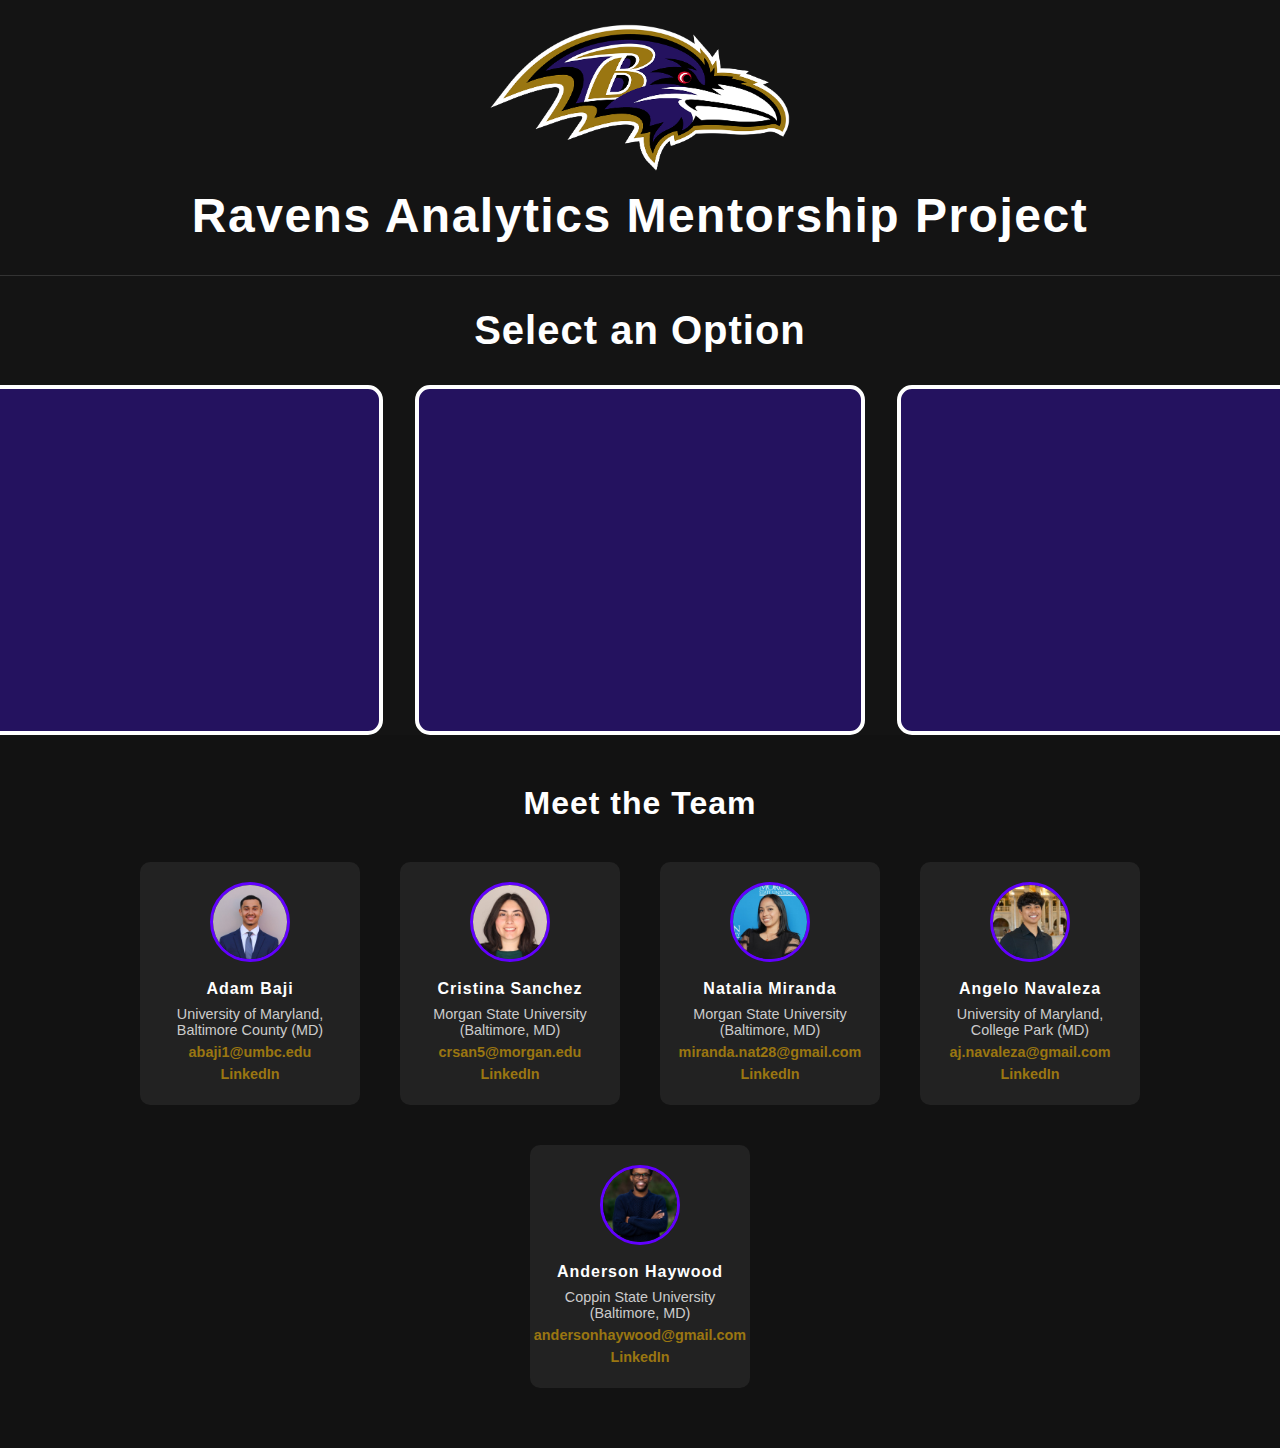
<file: Ravens Project/index.html>
<!DOCTYPE html>
<html lang="en">
<head>
    <meta charset="UTF-8">
    <meta name="viewport" content="width=device-width, initial-scale=1.0">
    <title>Player Information</title>
    <link rel="stylesheet" href="style.css">
</head>
<body>
    <section class="header-section">
        <img src="ravens-logo.png" alt="Ravens Logo" class="main-logo">
        <h2>Ravens Analytics Mentorship Project</h2>                                       
    </section>

    <section class="landing-page">
        <h1>Select an Option</h1>
        <div class="options-container">
            <!-- Option 1: View Player Base Information -->
            <a href="base-information.html" class="option-box">
                <div class="overlay">
                    <img src="logos/background.jpg" alt="Player Base" class="option-image">
                    <h2>View Player Base Information</h2>
                </div>
            </a>
            <!-- Option 2: View Player Statistics -->
            <a href="player-statistics.html" class="option-box">
                <div class="overlay">
                    <img src="logos/background2.jpg" alt="Player Stats" class="option-image">
                    <h2>View Player Statistics</h2>
                </div>
            </a>
            <!-- Option 3: Dive deep into Player Statistics -->
            <a href="dive-deep.html" class="option-box">
                <div class="overlay">
                    <img src="logos/icon2.jpg" alt="Player Stats" class="option-image">
                    <h2>Dive Deeper</h2>
                </div>
            </a>
        </div>
    </section>

    <!-- Team Section -->
<section class="team-section">
    <h2>Meet the Team</h2>
    <div class="team-container">
        <!-- Team Member 1 -->
        <div class="team-member">
            <img src="adam_photo.jpeg" alt="Adam's Photo" class="team-photo">
            <h3>Adam Baji</h3>
            <p>University of Maryland, Baltimore County (MD)</p>
            <p><a href="mailto:abaji1@umbc.edu">abaji1@umbc.edu</a></p>
            <p><a href="https://www.linkedin.com/in/adambaji/" target="_blank">LinkedIn</a></p>
        </div>
        <!-- Team Member 2 -->
        <div class="team-member">
            <img src="cristina_photo.jpeg" alt="Cristina's Photo" class="team-photo">
            <h3>Cristina Sanchez</h3>
            <p>Morgan State University (Baltimore, MD)</p>
            <p><a href="mailto:crsan5@morgan.edu">crsan5@morgan.edu</a></p>
            <p><a href="https://www.linkedin.com/in/cristinasanchez01/" target="_blank">LinkedIn</a></p>
        </div>
        <!-- Team Member 3 -->
        <div class="team-member">
            <img src="natalia_photo.jpeg" alt="Natalia's Photo" class="team-photo">
            <h3>Natalia Miranda</h3>
            <p>Morgan State University (Baltimore, MD)</p>
            <p><a href="mailto:miranda.nat28@gmail.com">miranda.nat28@gmail.com</a></p>
            <p><a href="https://www.linkedin.com/in/nataliamirandav/" target="_blank">LinkedIn</a></p>
        </div>
        <!-- Team Member 4 -->
        <div class="team-member">
            <img src="angelo_photo.jpeg" alt="Angelo's Photo" class="team-photo">
            <h3>Angelo Navaleza</h3>
            <p>University of Maryland, College Park (MD)</p>
            <p><a href="mailto:aj.navaleza@gmail.com">aj.navaleza@gmail.com</a></p>
            <p><a href="https://www.linkedin.com/in/angelo-navaleza/" target="_blank">LinkedIn</a></p>
        </div>
        <!-- Team Member 5 -->
        <div class="team-member">
            <img src="anderson_photo.jpg" alt="Andy's Photo" class="team-photo">
            <h3>Anderson Haywood</h3>
            <p>Coppin State University (Baltimore, MD)</p>
            <p><a href="mailto:andersonhaywood@gmail.com">andersonhaywood@gmail.com</a></p>
            <p><a href="https://www.linkedin.com/in/anderson-haywood-05062120a/" target="_blank">LinkedIn</a></p>
        </div>
    </div>
</section>

</body>
</html>
</file>
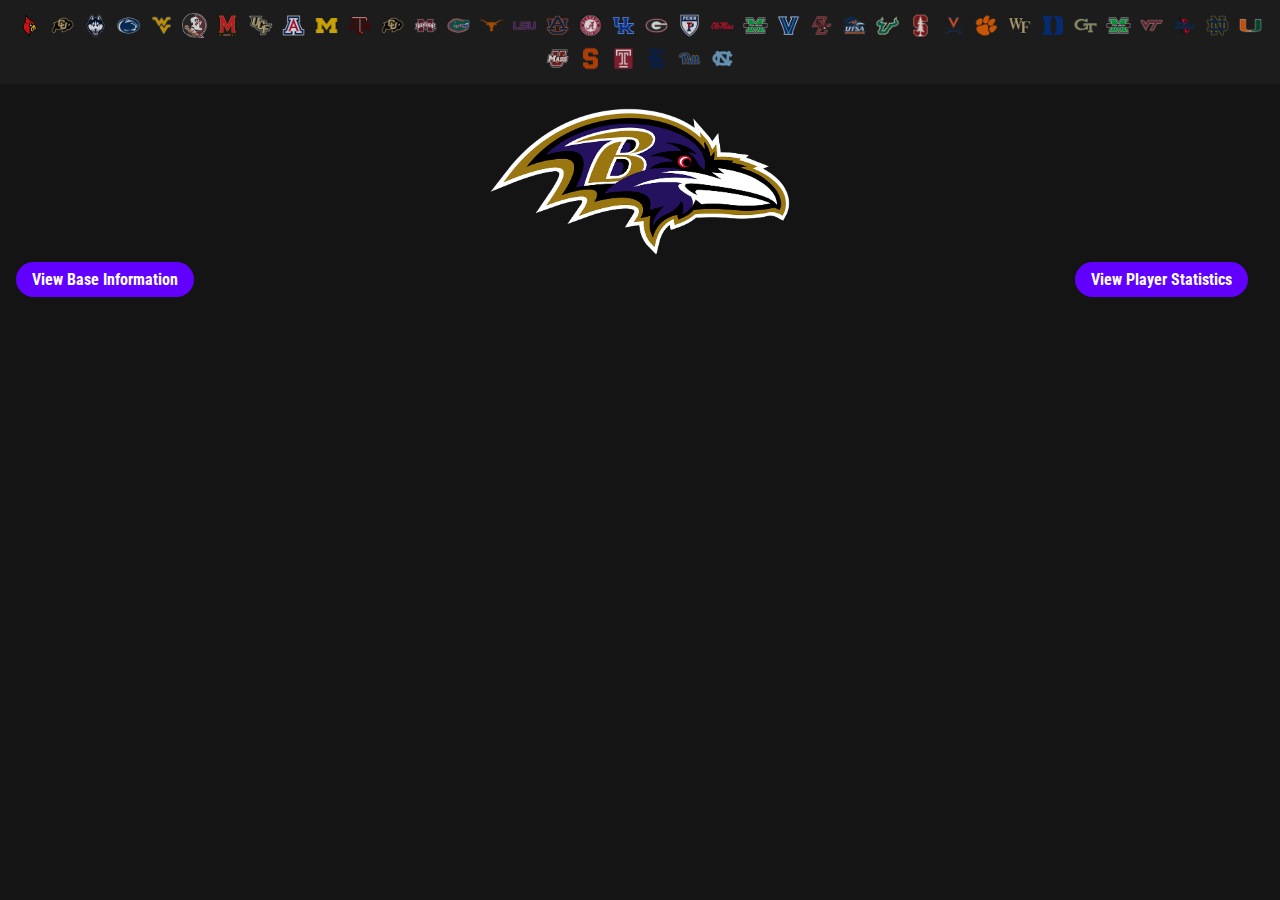
<file: Ravens Project/dive-deep.html>
<!DOCTYPE html>
<html lang="en">
<head>
    <meta charset="UTF-8">
    <meta name="viewport" content="width=device-width, initial-scale=1.0">
    <title>Player Statistics</title>
    <link rel="stylesheet" href="style.css">
    <link href="https://fonts.googleapis.com/css2?family=Oswald:wght@400;500;700&family=Roboto+Condensed:wght@400;700&display=swap" rel="stylesheet">

</head>
<body>

    <header class="navbar">
        <div class="logo-bar">
            <img src="logos/cardinals.png" alt="Team 1 Logo" class="team-logo">
            <img src="logos/buffalos.png" alt="Team 2 Logo" class="team-logo">
            <img src="logos/huskies.png" alt="Team 3 Logo" class="team-logo">
            <img src="logos/lions.png" alt="Team 3 Logo" class="team-logo">
            <img src="logos/mountaineers.png" alt="Team 3 Logo" class="team-logo">
            <img src="logos/seminoles.webp" alt="Team 3 Logo" class="team-logo">
            <img src="logos/terrapins.png" alt="Team 3 Logo" class="team-logo">
            <img src="logos/ucf.png" alt="Team 3 Logo" class="team-logo">
            <img src="logos/wildcats.png" alt="Team 3 Logo" class="team-logo">
            <img src="logos/wolverines.png" alt="Team 3 Logo" class="team-logo">
            <img src="logos/am.png" alt="Team 3 Logo" class="team-logo">
            <img src="logos/buffalos.png" alt="Team 3 Logo" class="team-logo">
            <img src="logos/bulldogs2.png" alt="Team 3 Logo" class="team-logo">
            <img src="logos/gators.png" alt="Team 3 Logo" class="team-logo">
            <img src="logos/longhorns.png" alt="Team 3 Logo" class="team-logo">
            <img src="logos/lsu.png" alt="Team 3 Logo" class="team-logo">
            <img src="logos/tigers.png" alt="Team 3 Logo" class="team-logo">
            <img src="logos/tide.png" alt="Team 3 Logo" class="team-logo">
            <img src="logos/wildcats2.png" alt="Team 3 Logo" class="team-logo">
            <img src="logos/bulldogs.png" alt="Team 3 Logo" class="team-logo">
            <img src="logos/quakers.png" alt="Team 3 Logo" class="team-logo">
            <img src="logos/rebels.png" alt="Team 3 Logo" class="team-logo">
            <img src="logos/herd.png" alt="Team 3 Logo" class="team-logo">
            <img src="logos/villanova.png" alt="Team 3 Logo" class="team-logo">
            <img src="logos/boston college.png" alt="Team 3 Logo" class="team-logo">
            <img src="logos/roadrunners.png" alt="Team 3 Logo" class="team-logo">
            <img src="logos/bulls.png" alt="Team 3 Logo" class="team-logo">
            <img src="logos/cardinal.png" alt="Team 3 Logo" class="team-logo">
            <img src="logos/cavaliers.png" alt="Team 3 Logo" class="team-logo">
            <img src="logos/clemson.png" alt="Team 3 Logo" class="team-logo">
            <img src="logos/deacons.png" alt="Team 3 Logo" class="team-logo">
            <img src="logos/duke.png" alt="Team 3 Logo" class="team-logo">
            <img src="logos/gtech.png" alt="Team 3 Logo" class="team-logo">
            <img src="logos/herd.png" alt="Team 3 Logo" class="team-logo">
            <img src="logos/hokies.png" alt="Team 3 Logo" class="team-logo">
            <img src="logos/hurricane.png" alt="Team 3 Logo" class="team-logo">
            <img src="logos/irish.png" alt="Team 3 Logo" class="team-logo">
            <img src="logos/miami.png" alt="Team 3 Logo" class="team-logo">
            <img src="logos/minutemen.png" alt="Team 3 Logo" class="team-logo">
            <img src="logos/orange.png" alt="Team 3 Logo" class="team-logo">
            <img src="logos/owls.png" alt="Team 3 Logo" class="team-logo">
            <img src="logos/owls2.png" alt="Team 3 Logo" class="team-logo">
            <img src="logos/panthers.png" alt="Team 3 Logo" class="team-logo">
            <img src="logos/tarheels.png" alt="Team 3 Logo" class="team-logo">
        </div>

    </header>    


    <!-- Main Content -->
    <main>
        <section class="dive-deep-header-section">
            <a href="index.html">
                <img src="ravens-logo.png" alt="Ravens Logo" class="main-logo">
            </a>         
            <div class="search-filter">
                <a href="base-information.html" class="nav-button2">View Base Information</a>
                <!-- Navigation Button to switch pages -->
                <a href="player-statistics.html" class="nav-button">View Player Statistics</a>
            </div>
            <section class="bi-embed">
                <iframe title="Ravens STATS_Project BI" width="600" height="73.5" src="https://app.powerbigov.us/view?r=eyJrIjoiNGI5NTBiMTktOTgzMi00MjI1LTgzMGQtYjRhMjJjOThjNTY5IiwidCI6IjMxMmNiMTI2LWM2YWUtNGZjMi04MDBkLTMxOGU2NzljZTZjNyJ9" frameborder="0" allowFullScreen="true"></iframe>
            </section>
        </main>                                         
        </section>

    <script src="script.js"></script>
</body>
</html>
</file>
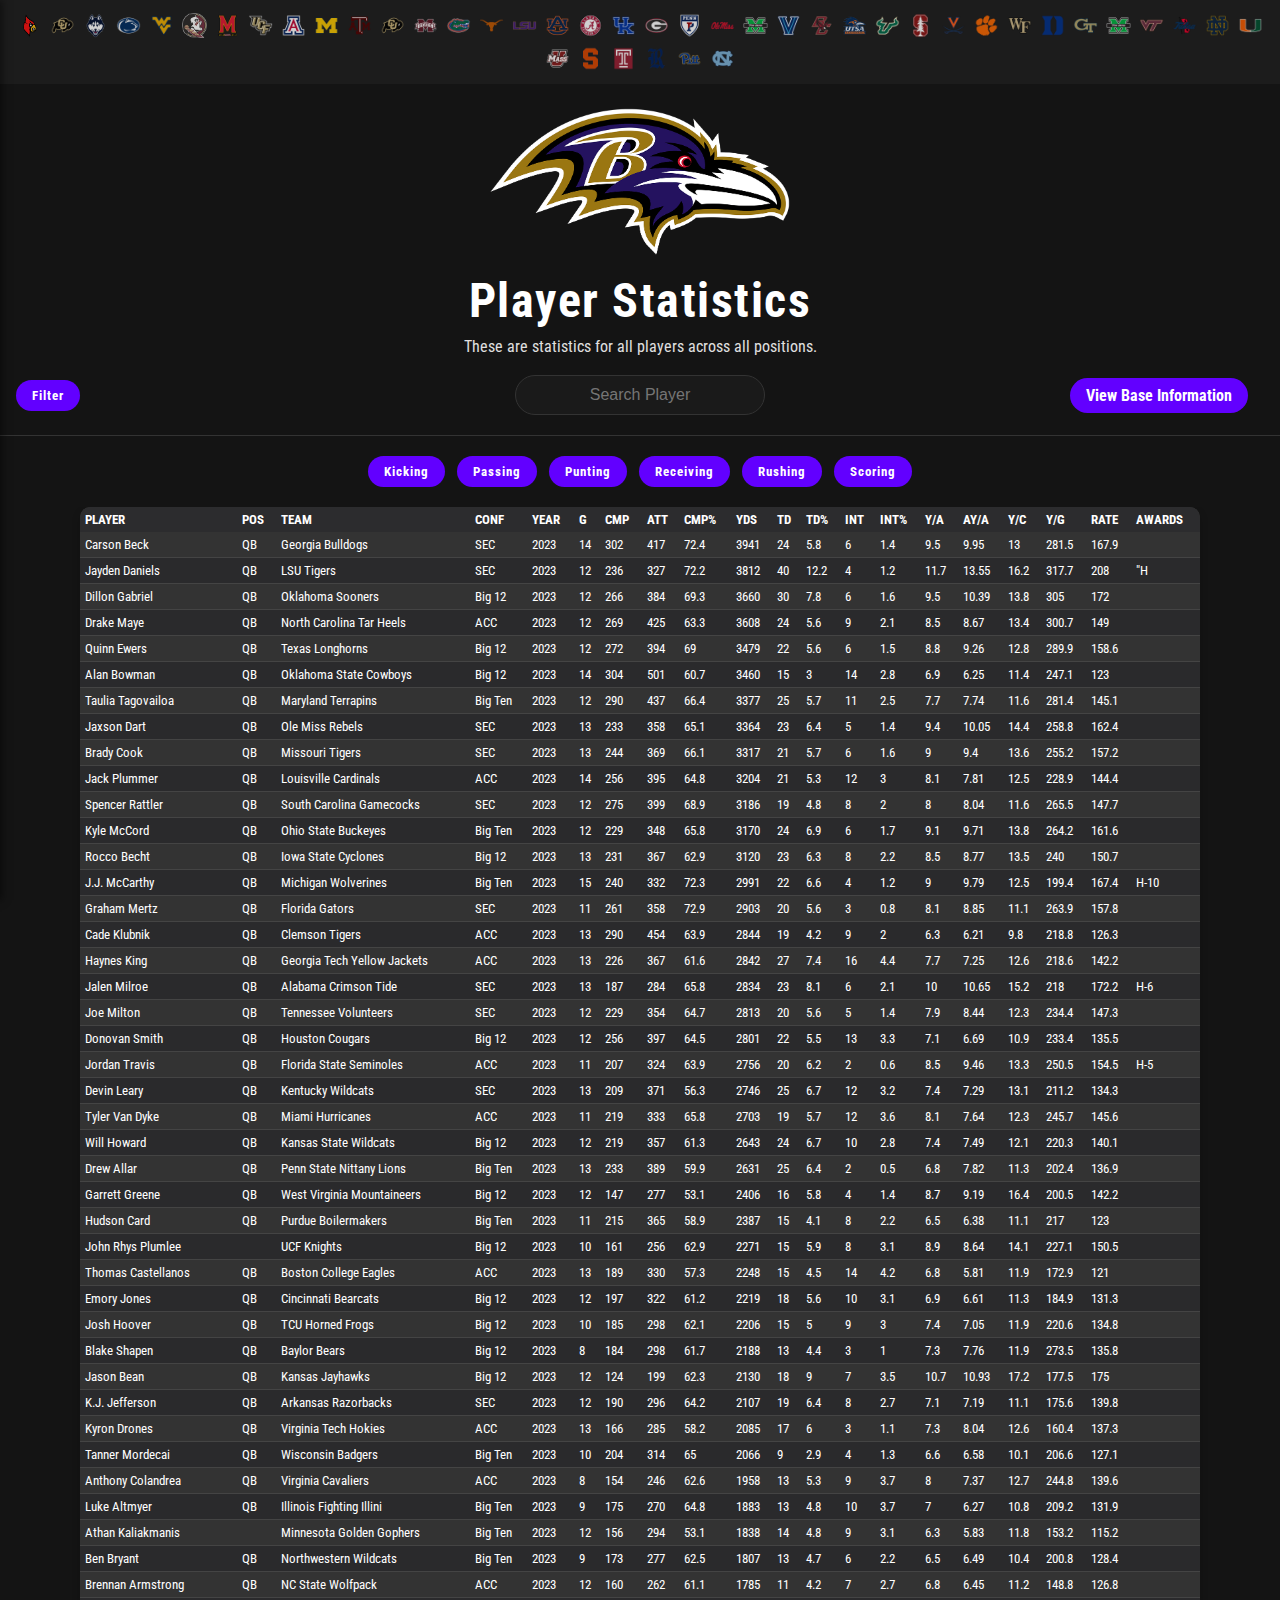
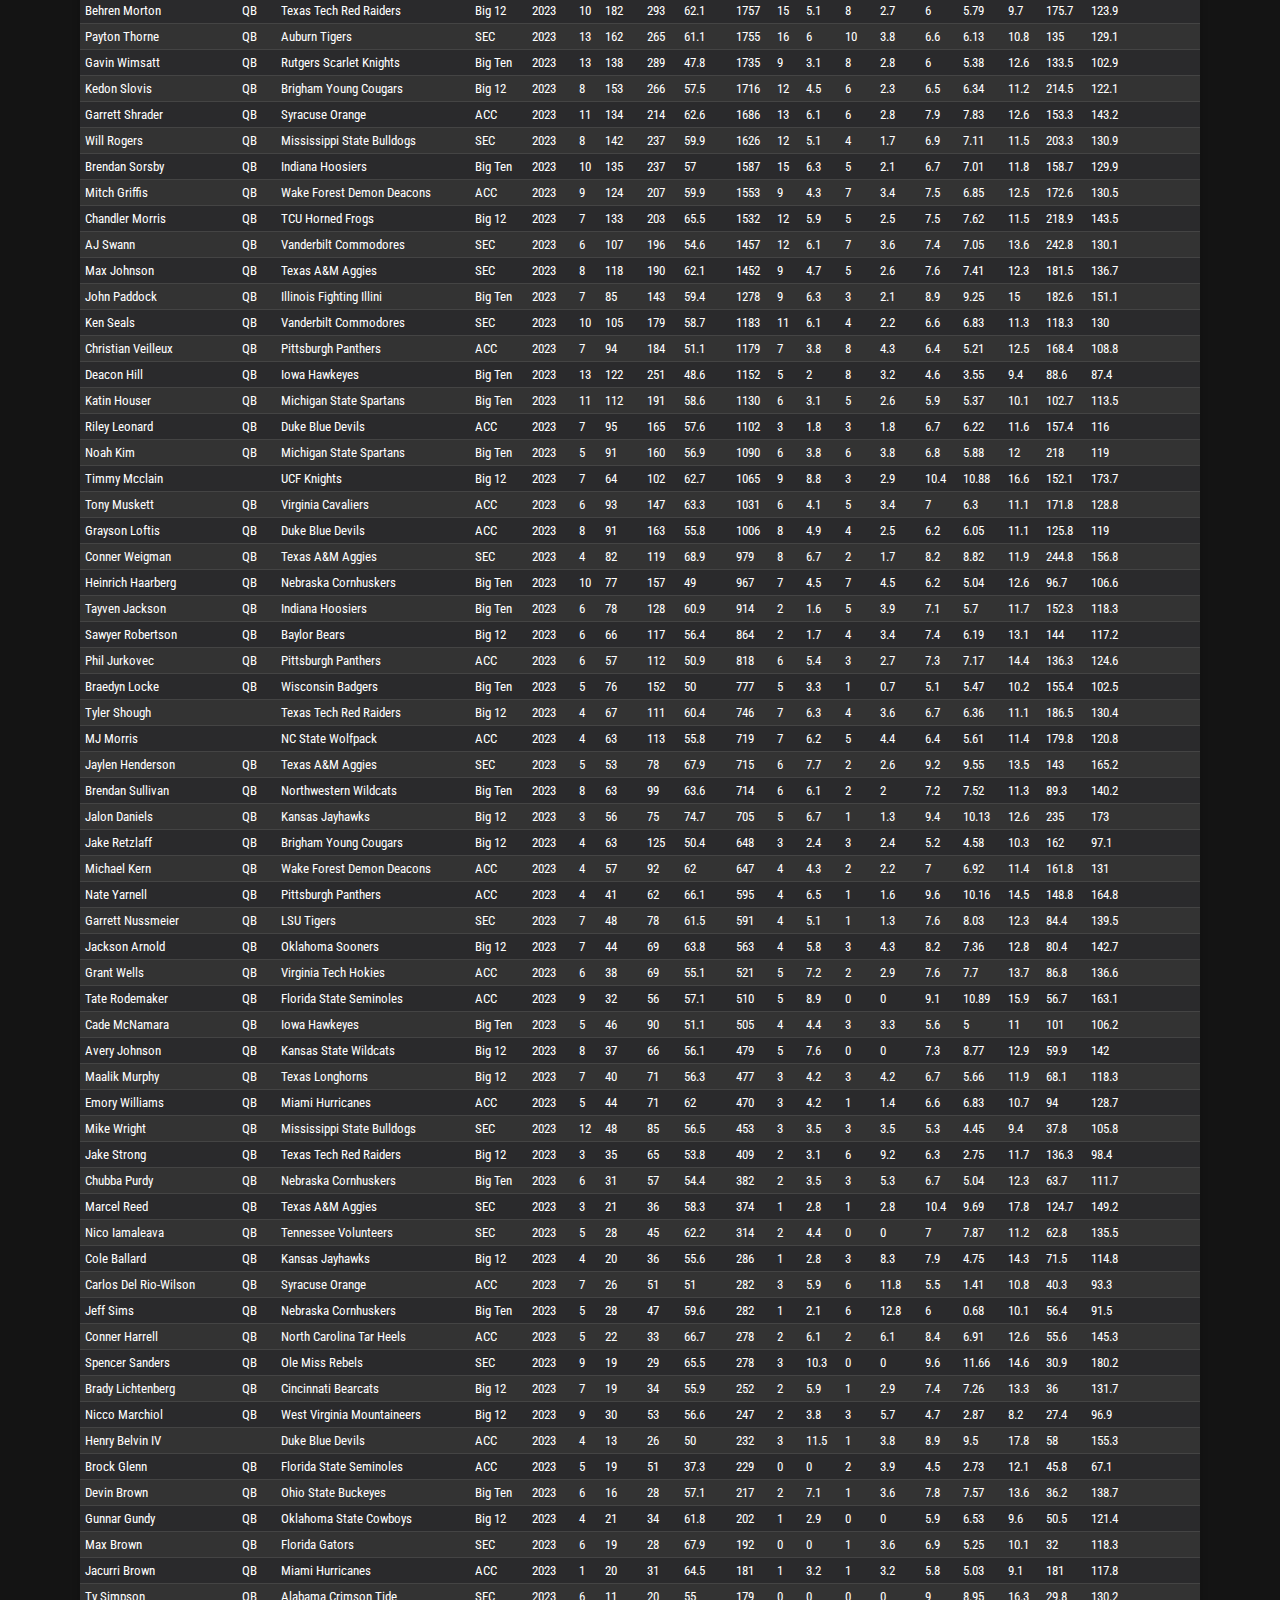
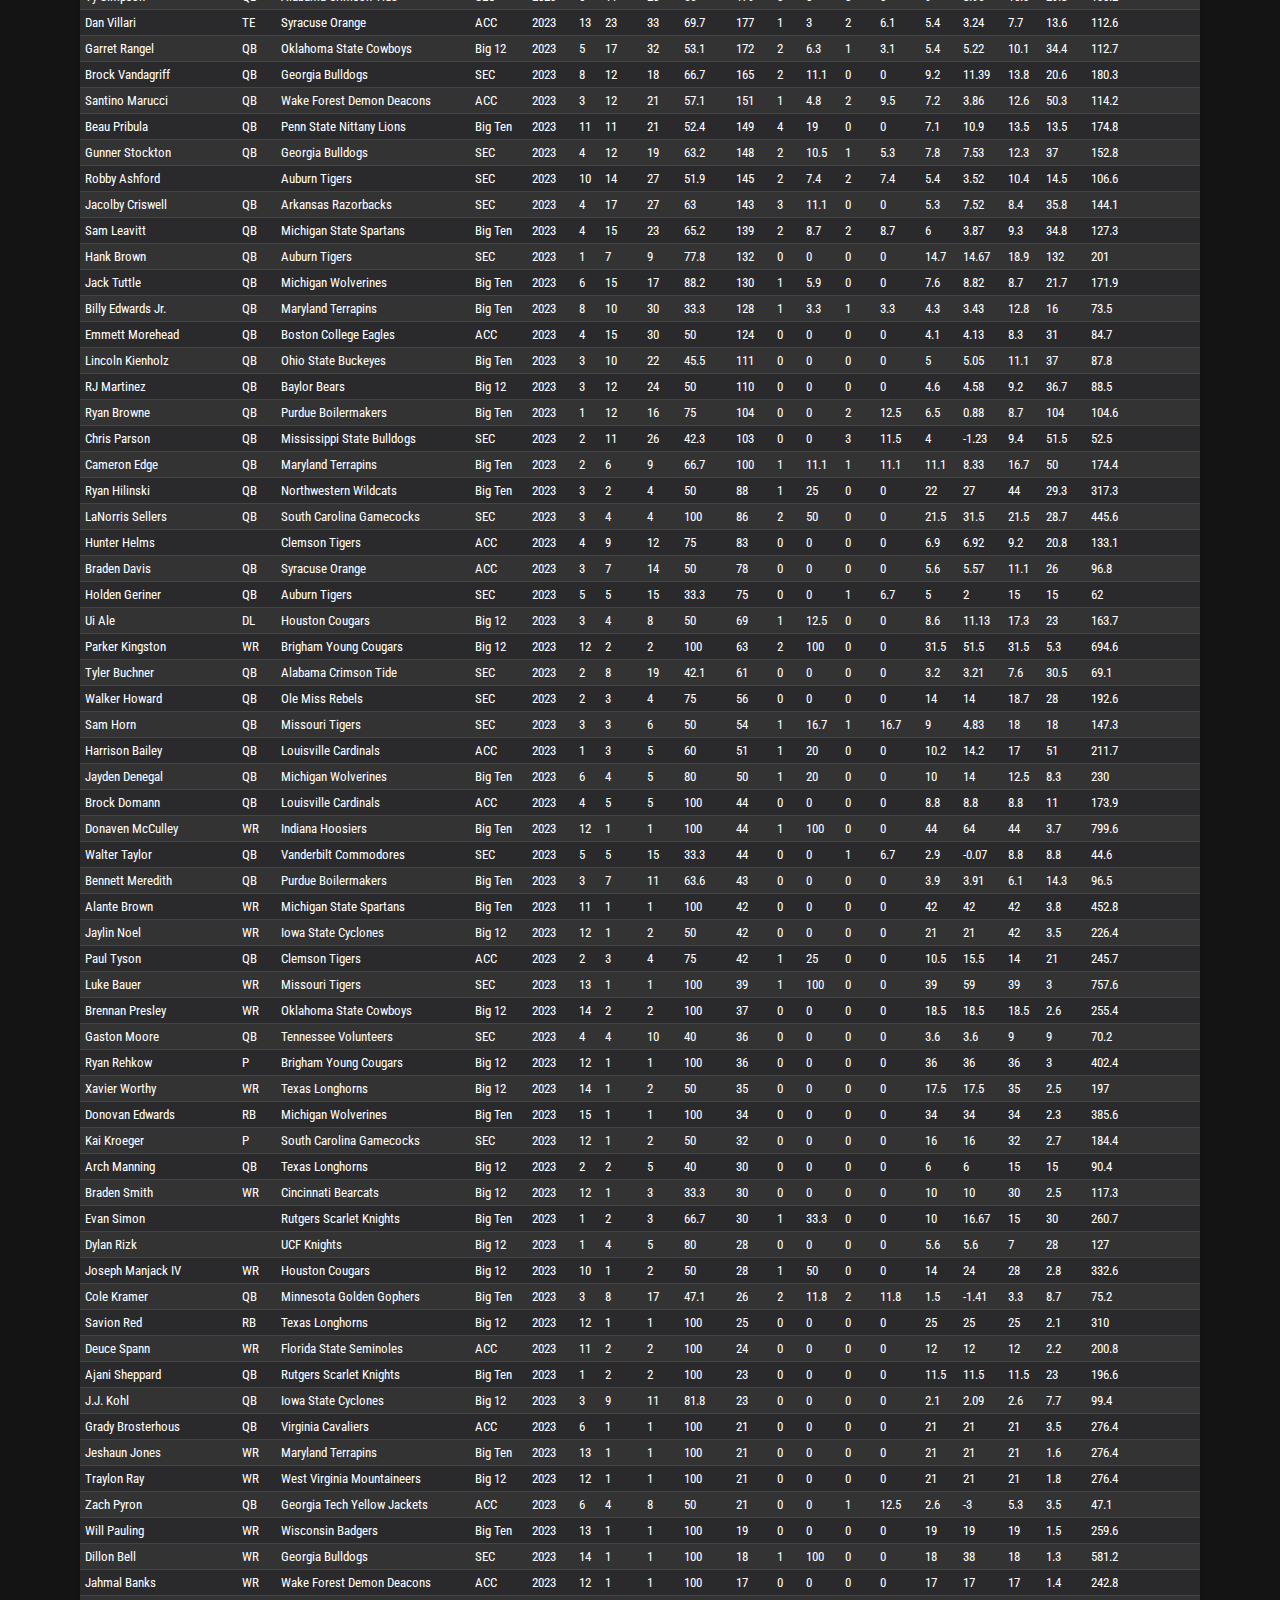
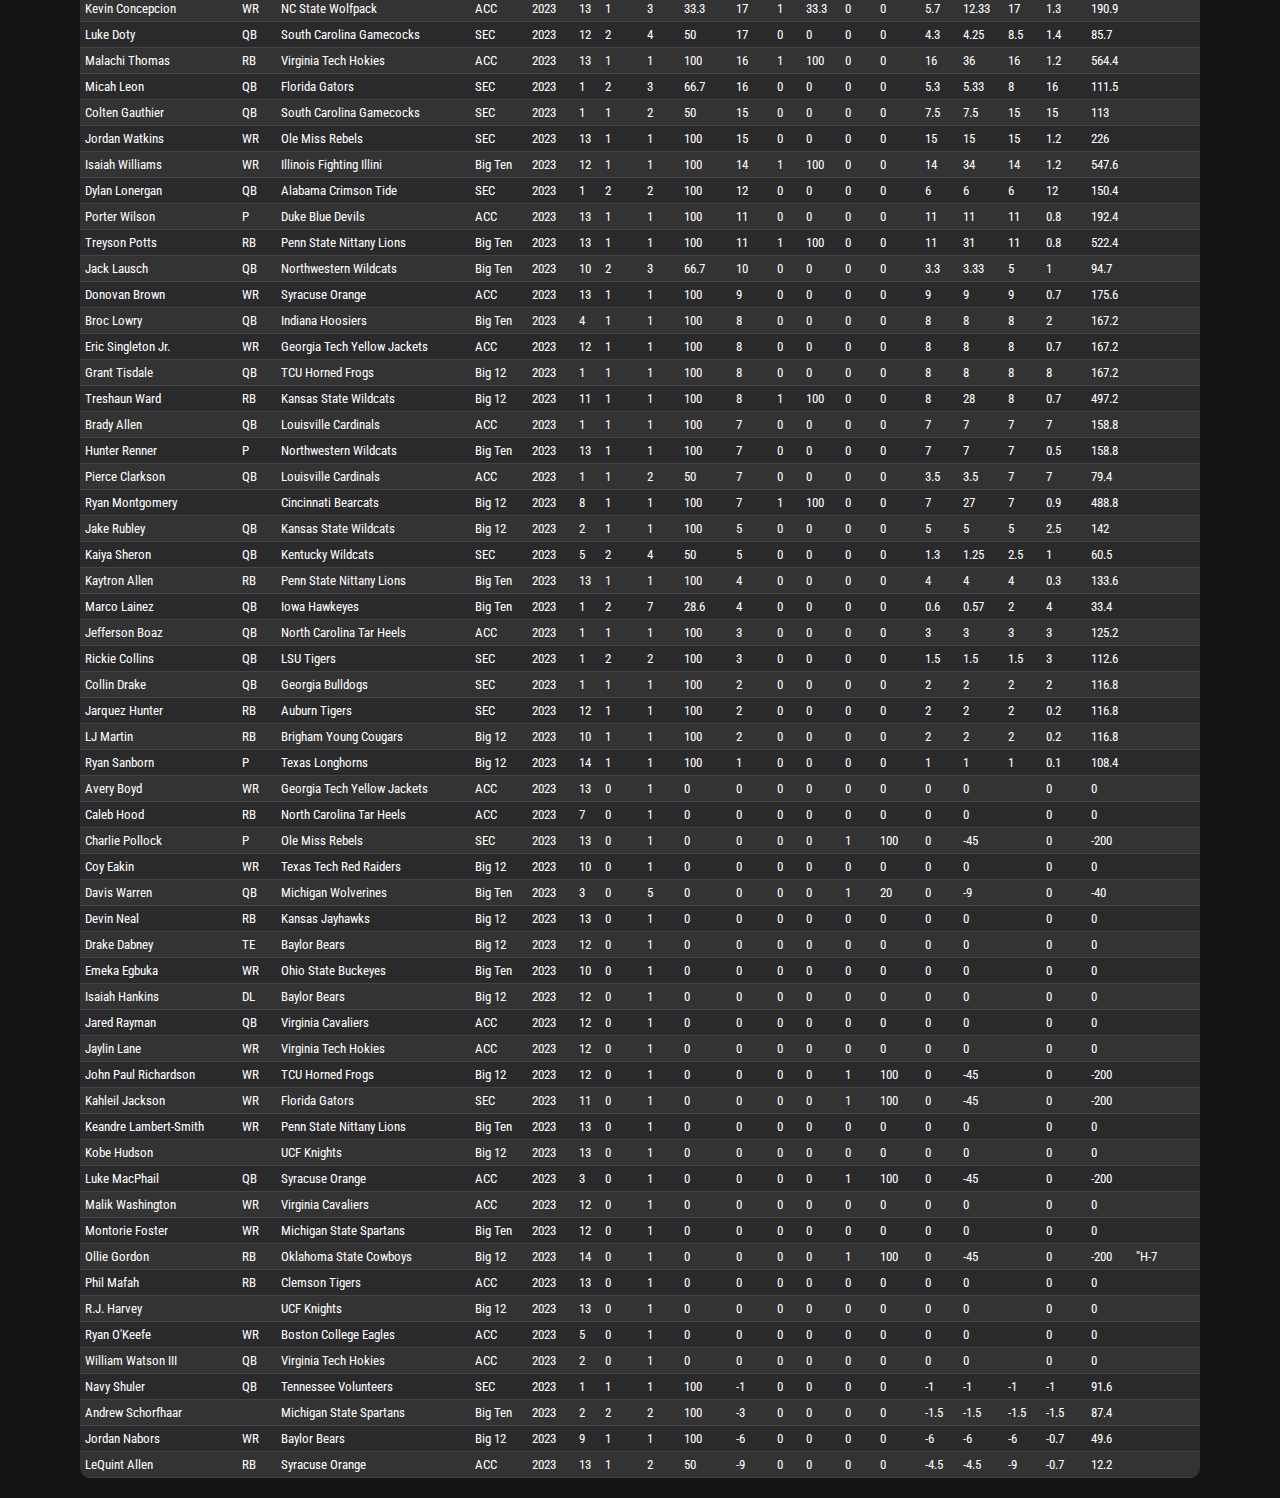
<file: Ravens Project/player-statistics.html>
<!DOCTYPE html>
<html lang="en">
<head>
    <meta charset="UTF-8">
    <meta name="viewport" content="width=device-width, initial-scale=1.0">
    <title>Player Statistics</title>
    <link rel="stylesheet" href="style.css">
    <link href="https://fonts.googleapis.com/css2?family=Oswald:wght@400;500;700&family=Roboto+Condensed:wght@400;700&display=swap" rel="stylesheet">

</head>
<body>

    <header class="navbar">
        <div class="logo-bar">
            <img src="logos/cardinals.png" alt="Team 1 Logo" class="team-logo">
            <img src="logos/buffalos.png" alt="Team 2 Logo" class="team-logo">
            <img src="logos/huskies.png" alt="Team 3 Logo" class="team-logo">
            <img src="logos/lions.png" alt="Team 3 Logo" class="team-logo">
            <img src="logos/mountaineers.png" alt="Team 3 Logo" class="team-logo">
            <img src="logos/seminoles.webp" alt="Team 3 Logo" class="team-logo">
            <img src="logos/terrapins.png" alt="Team 3 Logo" class="team-logo">
            <img src="logos/ucf.png" alt="Team 3 Logo" class="team-logo">
            <img src="logos/wildcats.png" alt="Team 3 Logo" class="team-logo">
            <img src="logos/wolverines.png" alt="Team 3 Logo" class="team-logo">
            <img src="logos/am.png" alt="Team 3 Logo" class="team-logo">
            <img src="logos/buffalos.png" alt="Team 3 Logo" class="team-logo">
            <img src="logos/bulldogs2.png" alt="Team 3 Logo" class="team-logo">
            <img src="logos/gators.png" alt="Team 3 Logo" class="team-logo">
            <img src="logos/longhorns.png" alt="Team 3 Logo" class="team-logo">
            <img src="logos/lsu.png" alt="Team 3 Logo" class="team-logo">
            <img src="logos/tigers.png" alt="Team 3 Logo" class="team-logo">
            <img src="logos/tide.png" alt="Team 3 Logo" class="team-logo">
            <img src="logos/wildcats2.png" alt="Team 3 Logo" class="team-logo">
            <img src="logos/bulldogs.png" alt="Team 3 Logo" class="team-logo">
            <img src="logos/quakers.png" alt="Team 3 Logo" class="team-logo">
            <img src="logos/rebels.png" alt="Team 3 Logo" class="team-logo">
            <img src="logos/herd.png" alt="Team 3 Logo" class="team-logo">
            <img src="logos/villanova.png" alt="Team 3 Logo" class="team-logo">
            <img src="logos/boston college.png" alt="Team 3 Logo" class="team-logo">
            <img src="logos/roadrunners.png" alt="Team 3 Logo" class="team-logo">
            <img src="logos/bulls.png" alt="Team 3 Logo" class="team-logo">
            <img src="logos/cardinal.png" alt="Team 3 Logo" class="team-logo">
            <img src="logos/cavaliers.png" alt="Team 3 Logo" class="team-logo">
            <img src="logos/clemson.png" alt="Team 3 Logo" class="team-logo">
            <img src="logos/deacons.png" alt="Team 3 Logo" class="team-logo">
            <img src="logos/duke.png" alt="Team 3 Logo" class="team-logo">
            <img src="logos/gtech.png" alt="Team 3 Logo" class="team-logo">
            <img src="logos/herd.png" alt="Team 3 Logo" class="team-logo">
            <img src="logos/hokies.png" alt="Team 3 Logo" class="team-logo">
            <img src="logos/hurricane.png" alt="Team 3 Logo" class="team-logo">
            <img src="logos/irish.png" alt="Team 3 Logo" class="team-logo">
            <img src="logos/miami.png" alt="Team 3 Logo" class="team-logo">
            <img src="logos/minutemen.png" alt="Team 3 Logo" class="team-logo">
            <img src="logos/orange.png" alt="Team 3 Logo" class="team-logo">
            <img src="logos/owls.png" alt="Team 3 Logo" class="team-logo">
            <img src="logos/owls2.png" alt="Team 3 Logo" class="team-logo">
            <img src="logos/panthers.png" alt="Team 3 Logo" class="team-logo">
            <img src="logos/tarheels.png" alt="Team 3 Logo" class="team-logo">
        </div>

    </header>    

<!-- Filter Sidebar -->
<aside id="filterSidebar" class="filter-sidebar">
    <button class="close-btn" onclick="toggleFilter()">X</button>
    <h3>Filter & Sort</h3>
    
    <!-- Main filter content with scrollable area -->
    <div class="filter-content">
        <!-- Conference Filter Group with Expandable Teams -->
        <div class="filter-group">
            <button class="expand-button" onclick="toggleExpand('conference-options')">Conferences</button>
            <div id="conference-options" class="expandable-content">
                <button class="expand-button" onclick="toggleExpand('sec-teams')">SEC</button>
                <div id="sec-teams" class="expandable-content">
                    <label><input type="checkbox" name="team" value="Alabama"> Alabama Crimson Tide </label>
                    <label><input type="checkbox" name="team" value="Arkansas Razorbacks"> Arkansas Razorbacks</label>
                    <label><input type="checkbox" name="team" value="Auburn Tigers"> Auburn Tigers</label>
                    <label><input type="checkbox" name="team" value="Florida Gators"> Florida Gators</label>
                    <label><input type="checkbox" name="team" value="Georgia Bulldogs"> Georgia Bulldogs</label>
                    <label><input type="checkbox" name="team" value="Kentucky Wildcats"> Kentucky Wildcats</label>
                    <label><input type="checkbox" name="team" value="LSU Tigers"> LSU Tigers</label>
                    <label><input type="checkbox" name="team" value="Mississippi State Bulldogs"> Mississippi State Bulldogs</label>
                    <label><input type="checkbox" name="team" value="Missouri Tigers"> Missouri Tigers</label>
                    <label><input type="checkbox" name="team" value="Ole Miss Rebels"> Ole Miss Rebels</label>
                    <label><input type="checkbox" name="team" value="South Carolina Gamecocks"> South Carolina Gamecocks</label>
                    <label><input type="checkbox" name="team" value="Tennessee Volunteers"> Tennessee Volunteers</label>
                    <label><input type="checkbox" name="team" value="Texas A&M Aggies"> Texas A&M Aggies</label>
                    <label><input type="checkbox" name="team" value="Vanderbilt Commodores"> Vanderbilt Commodores</label>
                </div>
                <button class="expand-button" onclick="toggleExpand('big-ten-teams')">Big Ten</button>
                <div id="big-ten-teams" class="expandable-content">
                    <label><input type="checkbox" name="team" value="Illinois Fighting Illini"> Illinois Fighting Illini</label>
                    <label><input type="checkbox" name="team" value="Indiana Hoosiers"> Indiana Hoosiers</label>
                    <label><input type="checkbox" name="team" value="Iowa Hawkeyes"> Iowa Hawkeyes</label>
                    <label><input type="checkbox" name="team" value="Maryland Terrapins"> Maryland Terrapins</label>
                    <label><input type="checkbox" name="team" value="Michigan State Spartans"> Michigan State Spartans</label>
                    <label><input type="checkbox" name="team" value="Michigan Wolverines"> Michigan Wolverines</label>
                    <label><input type="checkbox" name="team" value="Minnesota Golden Gophers"> Minnesota Golden Gophers</label>
                    <label><input type="checkbox" name="team" value="Nebraska Cornhuskers"> Nebraska Cornhuskers</label>
                    <label><input type="checkbox" name="team" value="Northwestern Wildcats"> Northwestern Wildcats</label>
                    <label><input type="checkbox" name="team" value="Ohio State Buckeyes"> Ohio State Buckeyes</label>
                    <label><input type="checkbox" name="team" value="Wisconsin Badgers"> Wisconsin Badgers</label>
                    <label><input type="checkbox" name="team" value="Penn State Nittany Lions"> Penn State Nittany Lions</label>
                    <label><input type="checkbox" name="team" value="Purdue Boilermakers"> Purdue Boilermakers</label>
                    <label><input type="checkbox" name="team" value="Rutgers Scarlet Knights"> Rutgers Scarlet Knights</label>
                </div>
                <button class="expand-button" onclick="toggleExpand('ACC-teams')">ACC</button>
                <div id="ACC-teams" class="expandable-content">
                    <label><input type="checkbox" name="team" value="Boston College Eagles"> Boston College Eagles</label>
                    <label><input type="checkbox" name="team" value="Clemson Tigers"> Clemson Tigers</label>
                    <label><input type="checkbox" name="team" value="Duke Blue Devils"> Duke Blue Devils</label>
                    <label><input type="checkbox" name="team" value="Florida State Seminoles"> Florida State Seminoles</label>
                    <label><input type="checkbox" name="team" value="Georgia Tech Yellow Jackets"> Georgia Tech Yellow Jackets </label>
                    <label><input type="checkbox" name="team" value="Louisville Cardinals"> Louisville Cardinals</label>
                    <label><input type="checkbox" name="team" value="Miami Hurricanes"> Miami Hurricanes</label>
                    <label><input type="checkbox" name="team" value="NC State Wolfpack"> NC State Wolfpack</label>
                    <label><input type="checkbox" name="team" value="North Carolina Tar Heels"> North Carolina Tar Heels</label>
                    <label><input type="checkbox" name="team" value="Pittsburgh Panthers"> Pittsburgh Panthers</label>
                    <label><input type="checkbox" name="team" value="Syracuse Orange"> Syracuse Orange</label>
                    <label><input type="checkbox" name="team" value="Virginia Cavaliers"> Virginia Cavaliers</label>
                    <label><input type="checkbox" name="team" value="Virginia Tech Hokies"> Virginia Tech Hokies</label>
                    <label><input type="checkbox" name="team" value="Wake Forest Demon Deacons"> Wake Forest Demon Deacons</label>
                </div>
                <button class="expand-button" onclick="toggleExpand('big-12-teams')">Big 12</button>
                <div id="big-12-teams" class="expandable-content">
                    <label><input type="checkbox" name="team" value="BYU Cougars"> BYU Cougars</label>
                    <label><input type="checkbox" name="team" value="Baylor Bears"> Baylor Bears</label>
                    <label><input type="checkbox" name="team" value="Cincinnati Bearcats"> Cincinnati Bearcats</label>
                    <label><input type="checkbox" name="team" value="Houston Cougars"> Houston Cougars</label>
                    <label><input type="checkbox" name="team" value="Iowa State Cyclones"> Iowa State Cyclones</label>
                    <label><input type="checkbox" name="team" value="Kansas Jayhawks"> Kansas Jayhawks</label>
                    <label><input type="checkbox" name="team" value="Kansas State Wildcats"> Kansas State Wildcats</label>
                    <label><input type="checkbox" name="team" value="Oklahoma State Cowboys"> Oklahoma State Cowboys</label>
                    <label><input type="checkbox" name="team" value="TCU Horned Frogs"> TCU Horned Frogs</label>
                    <label><input type="checkbox" name="team" value="Texas Tech Red Raiders"> Texas Tech Red Raiders</label>
                    <label><input type="checkbox" name="team" value="UCF Knights"> UCF Knights</label>
                    <label><input type="checkbox" name="team" value="West Virginia Mountaineers"> West Virginia Mountaineers</label>
                    <label><input type="checkbox" name="team" value="Oklahoma Sooners"> Oklahoma Sooners</label>
                    <label><input type="checkbox" name="team" value="Texas Longhorns"> Texas Longhorns</label>
                </div>
            </div>
        </div>

    <!-- Offensive Positions with Expandable Content -->
    <div class="filter-group">
        <button class="expand-button" onclick="toggleExpand('offensive-positions')">Offensive Positions</button>
        <div id="offensive-positions" class="expandable-content">
            <label><input type="checkbox" name="position" value="QB"> Quarterback (QB)</label>
            <label><input type="checkbox" name="position" value="WR"> Wide Receiver (WR)</label>
            <label><input type="checkbox" name="position" value="RB"> Running Back (RB)</label>
            <label><input type="checkbox" name="position" value="FB"> Fullback (FB)</label>
            <label><input type="checkbox" name="position" value="TE"> Tight End (TE)</label>
            <label><input type="checkbox" name="position" value="OL"> Offensive Lineman (OL)</label>
        </div>
    </div>

    <!-- Defensive Positions with Expandable Content -->
    <div class="filter-group">
        <button class="expand-button" onclick="toggleExpand('defensive-positions')">Defensive Positions</button>
        <div id="defensive-positions" class="expandable-content">
            <label><input type="checkbox" name="position" value="DL"> Defensive Lineman (DL)</label>
            <label><input type="checkbox" name="position" value="LB"> Linebacker (LB)</label>
            <label><input type="checkbox" name="position" value="DB"> Defensive Back (DB)</label>
            <label><input type="checkbox" name="position" value="CB"> Cornerback (CB)</label>
            <label><input type="checkbox" name="position" value="S"> Safety (S)</label>
        </div>
    </div>

        <!-- Special Teams Positions with Expandable Content -->
        <div class="filter-group">
            <button class="expand-button" onclick="toggleExpand('special-teams-positions')">Special Teams Positions</button>
            <div id="special-teams-positions" class="expandable-content">
                <label><input type="checkbox" name="position" value="K"> Kicker (K)</label>
                <label><input type="checkbox" name="position" value="P"> Punter (P)</label>
            </div>
        </div>

        <!-- Sort Options -->
        <div class="sort-group">
            <h4>Sort By</h4>
            <select id="sortOptions" onchange="applySort()">
                <!-- Sort options will be populated dynamically based on the active statistics page -->
            </select>
            <select id="sortOrder" onchange="applySort()">
                <option value="asc">Ascending</option>
                <option value="desc">Descending</option>
            </select>
        </div>

        <!-- Button Container at the Bottom -->
        <div class="button-container">
            <button class="apply-filters">Apply Filters</button>
            <button class="reset-filters">Reset Filters</button>
        </div>
        </div>
        </aside>


<!-- Main Content -->
<main>
    <section class="header-section">
        <a href="index.html">
            <img src="ravens-logo.png" alt="Ravens Logo" class="main-logo">
        </a>          
        <h2>Player Statistics</h2>
        <p>These are statistics for all players across all positions.</p>
        <div class="search-filter">
            <button class="open-filter" onclick="toggleFilter()">Filter</button>
            <input type="text" placeholder="Search Player" id="search-bar" class="search-bar" oninput="searchPlayer()">
            <a href="base-information.html" class="nav-button">View Base Information</a>
        </div>
    </section>

    <!-- Centered Buttons Section -->
    <div class="center-container">
        <div class="stat-buttons">
            <button class="stat-button" data-stat="kicking">Kicking</button>
            <button class="stat-button" data-stat="passing">Passing</button>
            <button class="stat-button" data-stat="punting">Punting</button>
            <button class="stat-button" data-stat="receiving">Receiving</button>
            <button class="stat-button" data-stat="rushing">Rushing</button>
            <button class="stat-button" data-stat="scoring">Scoring</button>
        </div>
    </div>
    

    <!-- Table for Player Stats -->
    <section class="table-section">
        <div class="table-container">
            <table>
                <thead></thead>
                <tbody id="player-table-body"></tbody>
            </table>
        </div>
    </section>
</main>

<script src="script2.js"></script>
</body>
</html>
</file>
<file: Ravens Project/style.css>
/* Reset */
* {
    margin: 0;
    padding: 0;
    box-sizing: border-box;
}

/* Body and General Styles */
body {
    background-color: #141414; /* Darker background for contrast */
    font-family: 'Roboto Condensed', sans-serif;
    color: #e0e0e0; /* Softer white for better readability */
}

/* Main Logo Styling */
.main-logo {
    width: 300px; /* Set the desired width */
    height: auto; /* Maintains the aspect ratio based on width */
    display: block;
    margin: 0 auto 1rem auto; /* Center the image and add space below it */
    transition: transform 0.3s ease, opacity 0.3s ease; /* Smooth transition for hover effects */
}

.main-logo:hover {
    transform: scale(1.1); /* Scales the logo to 110% */
    opacity: 0.9; /* Slightly decreases the opacity */
}

/* Navbar */
.navbar {
    position: sticky;
    top: 0;
    z-index: 1000;
    display: flex;
    flex-direction: column;
    align-items: center;
    padding: 0.5rem; /* Reduced padding for a smaller navbar */
    background-color: #1c1c1c;
}

.title-container h1 {
    color: #6200ff;
    margin-bottom: 0.3rem;
    text-align: center;
    
}

/* Adjustments for Navbar Links */
.navbar nav ul {
    list-style: none;
    display: flex;
    gap: 1rem;
    margin-top: 0.5rem; /* Reduced margin for a tighter layout */
}

.navbar nav ul li a {
    color: #ffffff;
    text-decoration: none;
    font-weight: bold;
}

.navbar nav ul li a:hover {
    color: #6200ff;
}

/* Logo Bar Styling */
.logo-bar {
    display: flex;
    justify-content: center;
    gap: 0.5rem; /* Less space between logos */
    padding: 0.3rem 0; /* Reduced padding for a smaller logo bar */
    flex-wrap: wrap;
    width: 100%;
}

.team-logo {
    width: 25px; /* Smaller size for logos */
    height: auto;
    opacity: 0.8; /* Slight transparency for aesthetics */
    transition: transform 0.3s ease, opacity 0.3s ease;
}

.team-logo:hover {
    opacity: 1;
    transform: scale(1.1);
}

/* Header Section */
.header-section {
    text-align: center;
    padding: 1.5rem 1rem;
    border-bottom: 1px solid #333;
}

.header-section h2 {
    font-size: 3rem;
    color: #ffffff;
    letter-spacing: 1.5px;
    margin-bottom: 0.5rem;
}

.dive-deep-header-section {
    text-align: center;
    padding: 1.5rem 1rem;
}

.dive-deep-header-section h2 {
    font-size: 3rem;
    color: #ffffff;
    letter-spacing: 1.5px;
    margin-bottom: 0.5rem;
}

.filter-container {
    margin-right: auto; 
}

/* Container for Filter Button and Search Bar */
.search-filter {
    display: flex;
    align-items: center;
    position: relative; /* Allows for absolute positioning of search bar */
    margin-top: 1.5rem;
}

/* Filter Button Styling */
.open-filter {
    margin-right: auto; /* Pushes the button to the far left */
    padding: 0.5rem 1rem;
    background-color: #6200ff;
    border: none;
    color: #ffffff;
    cursor: pointer;
    border-radius: 25px;
    font-weight: bold;
    transition: background-color 0.3s;
}

/* Centered Search Bar */
.search-bar {
    position: absolute;
    left: 50%;
    transform: translateX(-50%); /* Centers the search bar */
    width: 250px; /* Adjust width as needed */
    padding: 0.6rem;
    border: 1px solid #333;
    background-color: #1a1a1a;
    color: #ffffff;
    font-size: 1rem;
    border-radius: 25px;
    outline: none;
    text-align: center;
    
}

.filter-button:hover,
.open-filter:hover {
    background-color: #24125f;
}

/* Table Styling with Rounded Edges */
.table-section {
    margin: 20px auto;
    width: 90%;
}

table {
    width: 100%;
    border-collapse: separate; /* Allows border-radius to work on table */
    border-spacing: 0;
    background-color: #1c1c1e;
    color: #fff;
    box-shadow: 0 4px 8px rgba(0, 0, 0, 0.2);
    border-radius: 10px; /* Rounded corners for the entire table */
    overflow: hidden; /* Clips child elements to the rounded corners */
}

table th, table td {
    padding: 12px 15px;
    text-align: left;
}

table th {
    background-color: #2c2c2e;
    font-weight: bold;
    text-transform: uppercase;
}

table tbody tr {
    border-bottom: 1px solid #444;
}

table tbody tr:nth-child(even) {
    background-color: #2a2a2c;
}

table tbody tr:hover {
    background-color: #3a3a3c;
}

/* Rounded corners for the first and last rows */
table thead tr:first-child th:first-child {
    border-top-left-radius: 10px;
}

table thead tr:first-child th:last-child {
    border-top-right-radius: 10px;
}

table tbody tr:last-child td:first-child {
    border-bottom-left-radius: 10px;
}

table tbody tr:last-child td:last-child {
    border-bottom-right-radius: 10px;
}

.player-img {
    width: 35px;
    height: 35px;
    border-radius: 50%;
    margin-right: 0.5rem;
    vertical-align: middle;
}

.filter-sidebar.show {
    left: 0;
}

/* Sidebar Title */
.filter-sidebar h3 {
    color: #ffffff;
    margin-top: 0;
    font-size: 1.2rem;
    margin-bottom: 1rem;
    font-weight: bold;
    text-transform: uppercase;
    letter-spacing: 0.5px;
}


/* Close Button */
.filter-sidebar .close-btn {
    position: absolute;
    top: 1rem;
    right: 1rem;
    background: none;
    border: none;
    color: #7e52e7;
    font-size: 1.5rem;
    cursor: pointer;
    transition: color 0.2s ease;
}

.filter-sidebar .close-btn:hover {
    color: #24125f;
}

/* Section Titles (Offense, Defense) with Separator Lines */
.filter-group h4 {
    font-size: 0.9rem;
    margin: 1rem 0 0.5rem;
    color: #ffffff;
    font-weight: bold;
    text-transform: uppercase;
    padding-bottom: 0.3rem;
    border-bottom: 1px solid #444; /* Line under each section title */
}

/* Separator Line Between Filter Groups */
.filter-group {
    margin-bottom: 1rem;
    padding-bottom: 0.5rem;
    border-bottom: 1px solid #444; /* Line separating each group */
}

/* Checkbox and Label Styling */
.filter-group label {
    display: flex;
    align-items: center;
    margin: 0.3rem 0;
    font-size: 0.9rem;
    color: #b3b3b3; /* Muted gray color */
    cursor: pointer;
    padding: 0.2rem 0;
    transition: color 0.3s ease;
}

.filter-group label:hover {
    color: #ffffff;
}

.filter-group input[type="checkbox"] {
    appearance: none;
    background-color: #333;
    border: 1px solid #555;
    border-radius: 50%; /* Rounded checkboxes */
    width: 16px;
    height: 16px;
    margin-right: 0.5rem;
    cursor: pointer;
    transition: background-color 0.3s ease, border-color 0.3s ease;
}

.filter-group input[type="checkbox"]:checked {
    background-color: #6200ff;
    border-color: #6200ff;
}

.filter-group input[type="checkbox"]:focus {
    outline: none;
    border-color: #6200ff;
}

/* Apply and Reset Buttons */
/* Filter Sidebar */
.filter-sidebar {
    position: fixed;
    top: 0;
    left: -250px;
    width: 250px;
    height: 100%;
    background-color: #222;
    color: #ffffff;
    padding: 1rem;
    transition: left 0.3s ease;
    z-index: 1000;
    overflow-y: auto;
    box-shadow: 2px 0 8px rgba(0, 0, 0, 0.5);
    font-family: Arial, sans-serif;
    display: flex;
    flex-direction: column;
    justify-content: space-between;
}

/* Filter Content Scrollable Section */
.filter-content {
    flex-grow: 1;
    overflow-y: auto;
    margin-bottom: 1rem; /* Space between content and buttons */
}

/* Button Container at the Bottom */
.button-container {
    display: flex;
    flex-direction: column;
    gap: 0.5rem;
    margin-top: auto; /* Pushes the buttons to the bottom */
}

/* Apply and Reset Buttons */
.apply-filters,
.reset-filters {
    width: 100%;
    padding: 0.5rem;
    background-color: #6200ff;
    border: none;
    color: #fff;
    cursor: pointer;
    border-radius: 25px;
    font-weight: bold;
    font-size: 0.9rem;
    transition: background-color 0.3s ease;
}

.apply-filters:hover,
.reset-filters:hover {
    background-color: #24125f;
}


.apply-filters:hover,
.reset-filters:hover {
    background-color: #24125f;
}

/* Expand Button Styling */
.expand-button {
    width: 100%;
    text-align: left;
    background-color: transparent;
    color: #ffffff;
    border: none;
    padding: 0.5rem 0;
    font-size: 1rem;
    cursor: pointer;
    font-weight: bold;
    transition: color 0.3s ease;
}

.expand-button:hover {
    color: #6200ff;
}

/* Expandable Content Styling */
.expandable-content {
    display: none;
    padding-left: 1rem;
    margin-top: 0.5rem;
}

.expandable-content.show {
    display: block;
}

/* Style for Disabled Items */
.filter-group label.disabled {
    color: #555;
    cursor: not-allowed;
}

.filter-group input[type="checkbox"].disabled {
    background-color: #555;
    cursor: not-allowed;
}

h1, h2, h3, button, .filter-sidebar {
    font-family: 'Roboto Condensed', sans-serif;
    font-weight: 700; /* Bold style */
    letter-spacing: 1px; /* Adjust this value as needed */
}

body .filter-sidebar {
    font-family: 'Roboto Condensed', sans-serif;
    font-weight: 400; /* Bold style */
    letter-spacing: 1px; /* Adjust this value as needed */
}

/* Reset */
* {
    margin: 0;
    padding: 0;
    box-sizing: border-box;
}

/* Landing Page Styles */
.landing-page {
    display: flex;
    flex-direction: column;
    align-items: center;
    justify-content: center;
    padding-top: 2rem;
}

.landing-page h1 {
    font-size: 2.5rem;
    margin-bottom: 2rem;
    color: #ffffff;
}

/* Options Container */
.options-container {
    display: flex;
    gap: 2rem;
}

/* Option Box */
/* Option Box */
.option-box {
    position: relative;
    width: 450px;
    height: 350px;
    background-color: #24125f;
    border-radius: 15px;
    overflow: hidden;
    text-decoration: none;
    display: flex;
    align-items: center;
    justify-content: center;
    transition: transform 0.3s ease;
    border: 4px solid #ffffff; /* Inner white border */
}

.option-box:hover {
    transform: scale(1.05);
    box-shadow: 0 0 0 8px #9a7611, 0 0 10px 5px rgba(98, 0, 255, 0.3); /* Enhanced glow on hover */
}


.overlay {
    position: absolute;
    top: 0;
    left: 0;
    width: 100%;
    height: 100%;
    background-color: rgba(0, 0, 0, 0.6);
    display: flex;
    align-items: center;
    justify-content: center;
    flex-direction: column;
    opacity: 0;
    transition: opacity 0.3s ease;
}

.option-box:hover .overlay {
    opacity: 1;
}

.option-image {
    width: 100%;
    height: 100%;
    object-fit: cover;
    position: absolute;
    top: 0;
    left: 0;
    z-index: -1;
    opacity: 0.3; /* Dim the image a bit for readability */
}

.overlay h2 {
    color: #ffffff;
    font-size: 1.5rem;
    text-align: center;
    z-index: 1;
}

/* Navigation Button Styling */
.nav-button {
    position: sticky;
    padding: 0.5rem 1rem;
    background-color: #6200ff; /* Purple background */
    color: #ffffff;
    font-weight: bold;
    border: none;
    border-radius: 25px;
    text-decoration: none;
    cursor: pointer;
    position: absolute;
    right: 0; /* Align to the right side */
    margin-right: 1rem; /* Space from the edge */
    transition: background-color 0.3s ease;
}

.nav-button2 {
    padding: 0.5rem 1rem;
    background-color: #6200ff; /* Purple background */
    color: #ffffff;
    font-weight: bold;
    border: none;
    border-radius: 25px;
    text-decoration: none;
    cursor: pointer;
    position: absolute;
    left: 0; /* Align to the right side */
    margin-right: 1rem; /* Space from the edge */
    transition: background-color 0.3s ease;
}

.nav-button3 {
    padding: 0.5rem 1rem;
    background-color: #6200ff; /* Purple background */
    color: #ffffff;
    font-weight: bold;
    border: none;
    border-radius: 25px;
    text-decoration: none;
    cursor: pointer;
    position: absolute;
    transform: translateX(-50%);
    transition: background-color 0.3s ease;
    left: 50%;
}

.nav-button:hover {
    background-color: #24125f; /* Lighter purple on hover */
}
.nav-button2:hover {
    background-color: #24125f; /* Lighter purple on hover */
}
.nav-button3:hover {
    background-color: #24125f; /* Lighter purple on hover */
}


/* Center the Power BI iframe */
.bi-embed {
    display: flex;
    justify-content: center;
    align-items: center;
    margin-top: 2rem; /* Adjust as needed for spacing */
}

.bi-embed iframe {
    max-width: 100%;
    border: none;
}

.center-container {
    display: flex;
    justify-content: center;
    margin: 20px 0;
}

.stat-buttons {
    display: flex;
    gap: 12px;
}

.stat-button {
    padding: 0.5rem 1rem;
    background-color: #6200ff; /* Replace with your preferred color */
    color: #ffffff;
    border: none;
    border-radius: 25px;
    cursor: pointer;
    font-family: 'Roboto Condensed', sans-serif;
    font-weight: bold;
    transition: background-color 0.3s ease;
}

.stat-button.active {
    border: 2px solid #ffffff; /* White border */
    background-color: #24125f; /* Darker background color for active state */
    color: #ffffff; /* Text color */
    box-shadow: 0 0 10px rgba(255, 255, 255, 0.5); /* Light glow effect */
}

.stat-button:hover {
    background-color: #24125f; /* Lighter color for hover effect */
}

/* Container for the table */
.table-container {
    width: 100%;
    overflow-y: auto; /* Enable vertical scrolling if needed */
    padding: 0 1rem;
    box-sizing: border-box;
}

/* Table styling */
.table-container table {
    width: 100%; /* Full width to fit container */
    border-collapse: collapse;
    font-size: 0.8em; /* Adjust font size for initial fit */
    background-color: #333; /* Set table background color */
}

/* Table header styling */
.table-container th,
.table-container td {
    padding: 5px; /* Reduce padding for a more compact table */
    text-align: left;
    white-space: nowrap; /* Prevent text wrapping */
}

/* Further reduce font size on small screens */
@media (max-width: 1024px) {
    .table-container table {
        font-size: 0.7em; /* Slightly smaller font on medium screens */
    }

    .table-container th,
    .table-container td {
        padding: 4px; /* Reduce padding */
    }
}

@media (max-width: 768px) {
    .table-container table {
        font-size: 0.6em; /* Smaller font on small screens */
    }

    .table-container th,
    .table-container td {
        padding: 3px;
    }
}

@media (max-width: 480px) {
    .table-container table {
        font-size: 0.5em; /* Further reduce font on very small screens */
    }

    .table-container th,
    .table-container td {
        padding: 2px;
    }
}


/* Sort Options */
.sort-group {
    margin-top: 20px;
}

.sort-group h4 {
    font-size: 1.2rem;
    margin-bottom: 10px;
    font-family: 'Roboto Condensed', sans-serif;
}

.sort-group label {
    font-size: 0.9rem;
    margin-right: 10px;
}

.sort-group select {
    width: 100%;
    padding: 5px;
    margin-top: 5px;
    background-color: #333;
    color: #fff;
    border: 1px solid #444;
    border-radius: 5px;
    font-family: 'Roboto Condensed', sans-serif;
}

.sort-group select:focus {
    outline: none;
    border-color: #666;
}

.filter-group, .sort-group {
    margin-bottom: 20px; /* Adds spacing between sections */
}

/* Team Section Styles */
.team-section {
    text-align: center;
    background-color: #121212; /* Set to match the black background */
    padding: 50px 20px;
    color: #fff; /* Set text color to white for contrast */
}

.team-section h2 {
    font-size: 2em;
    color: #fff; /* White color for the heading */
    margin-bottom: 30px;
}

/* Container to display team member cards in a row */
.team-container {
    display: flex;
    justify-content: center;
    gap: 20px;
    flex-wrap: wrap; /* Allow wrapping if screen is too small */
}

/* Styling for each team member card */
.team-member {
    display: flex;
    flex-direction: column;
    align-items: center;
    text-align: center;
    background-color: #222; /* Match the dark background */
    padding: 20px;
    border-radius: 10px;
    width: 220px; /* Increased width */
    margin: 10px;
}

.team-photo {
    width: 100px;
    height: 100px;
    border-radius: 50%;
    margin-bottom: 10px;
    border: 3px solid #6200ff; /* Accent border color */
    transition: transform 0.3s ease;
}

.team-member img {
    border-radius: 50%;
    width: 80px;
    height: 80px;
    object-fit: cover;
    margin-bottom: 10px;
}

.team-photo:hover {
    transform: scale(1.1);
}

.team-member h3 {
    margin: 8px 0 5px 0;
    font-size: 1em;
    color: #fff;
}

.team-member p {
    font-size: 0.9em;
    color: #ccc;
    margin: 3px 0;
    word-wrap: break-word; /* Ensure the email wraps if it's too long */
}

.team-member a {
    color: #9a7611;
    text-decoration: none;
    font-weight: bold;
    transition: color 0.3s ease;
    margin-top: 5px;
}

.team-member a:hover {
    color: #6200ff;
}
</file>
